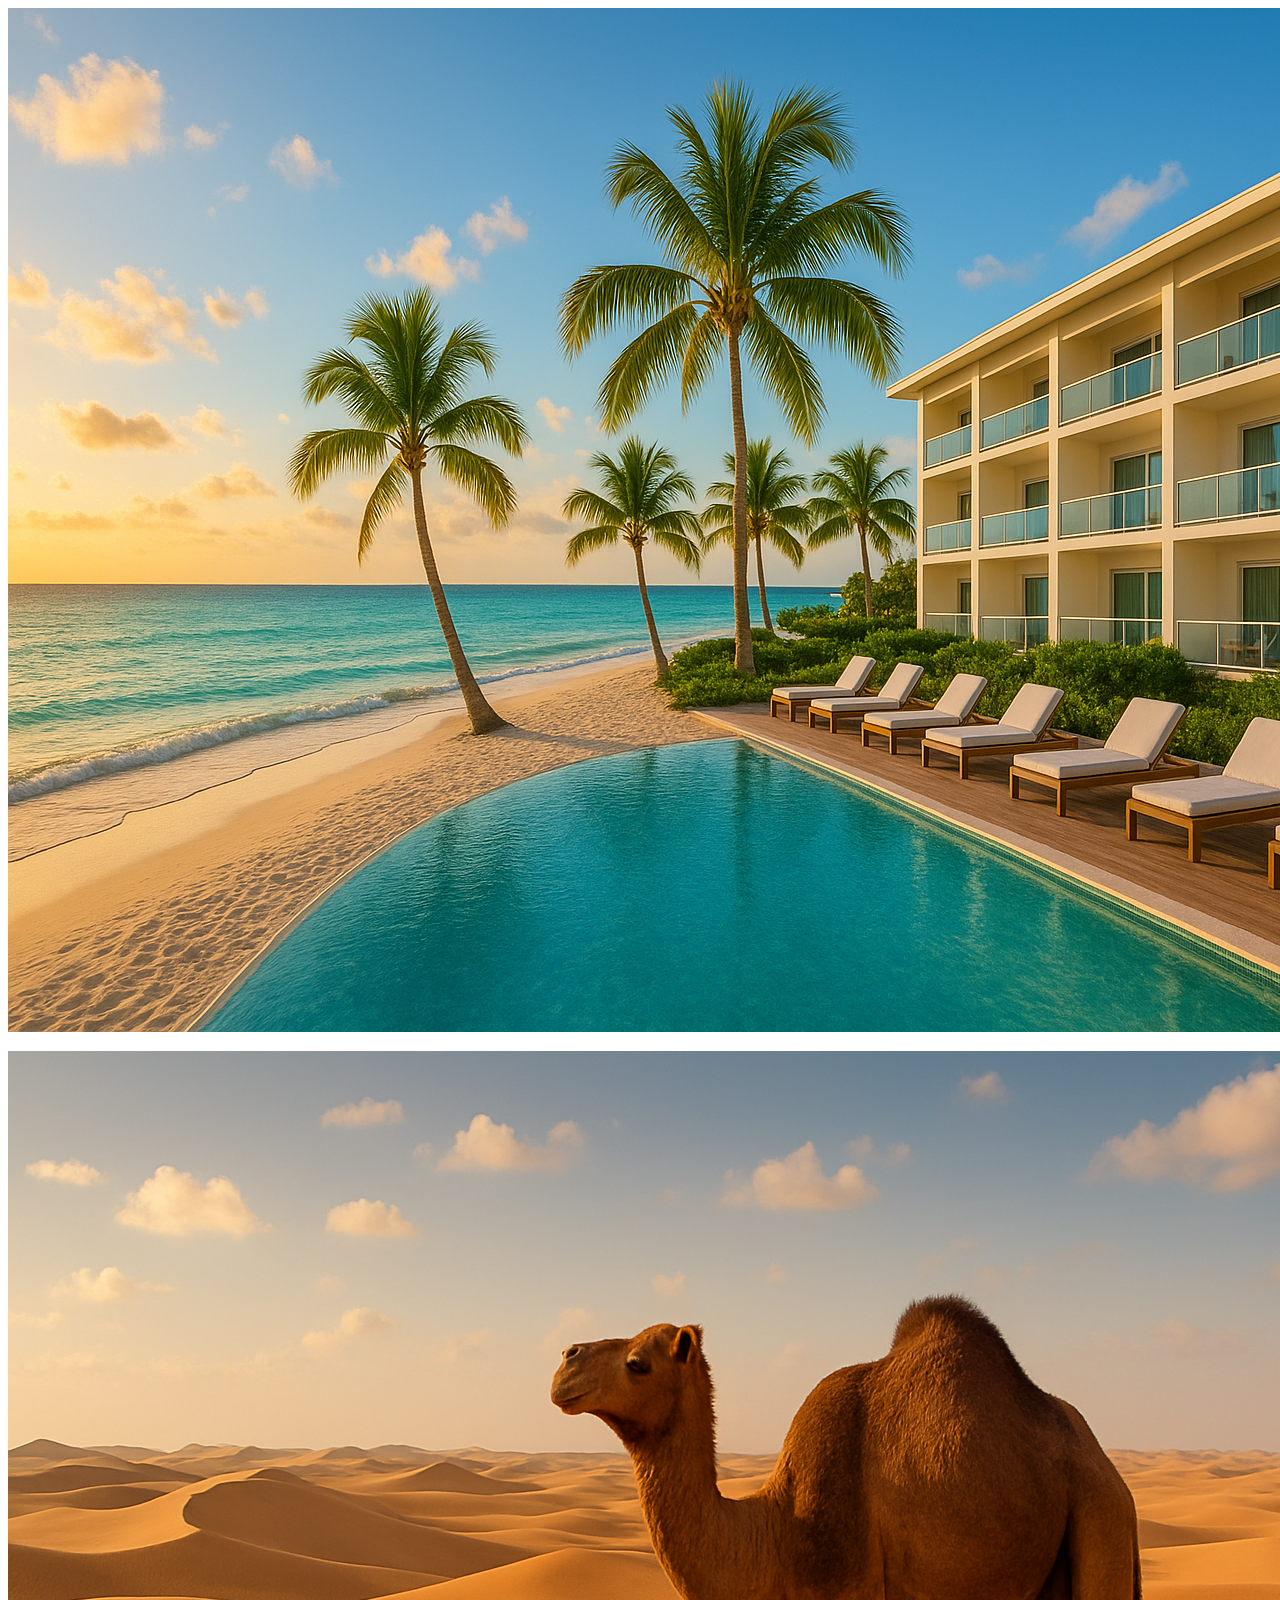
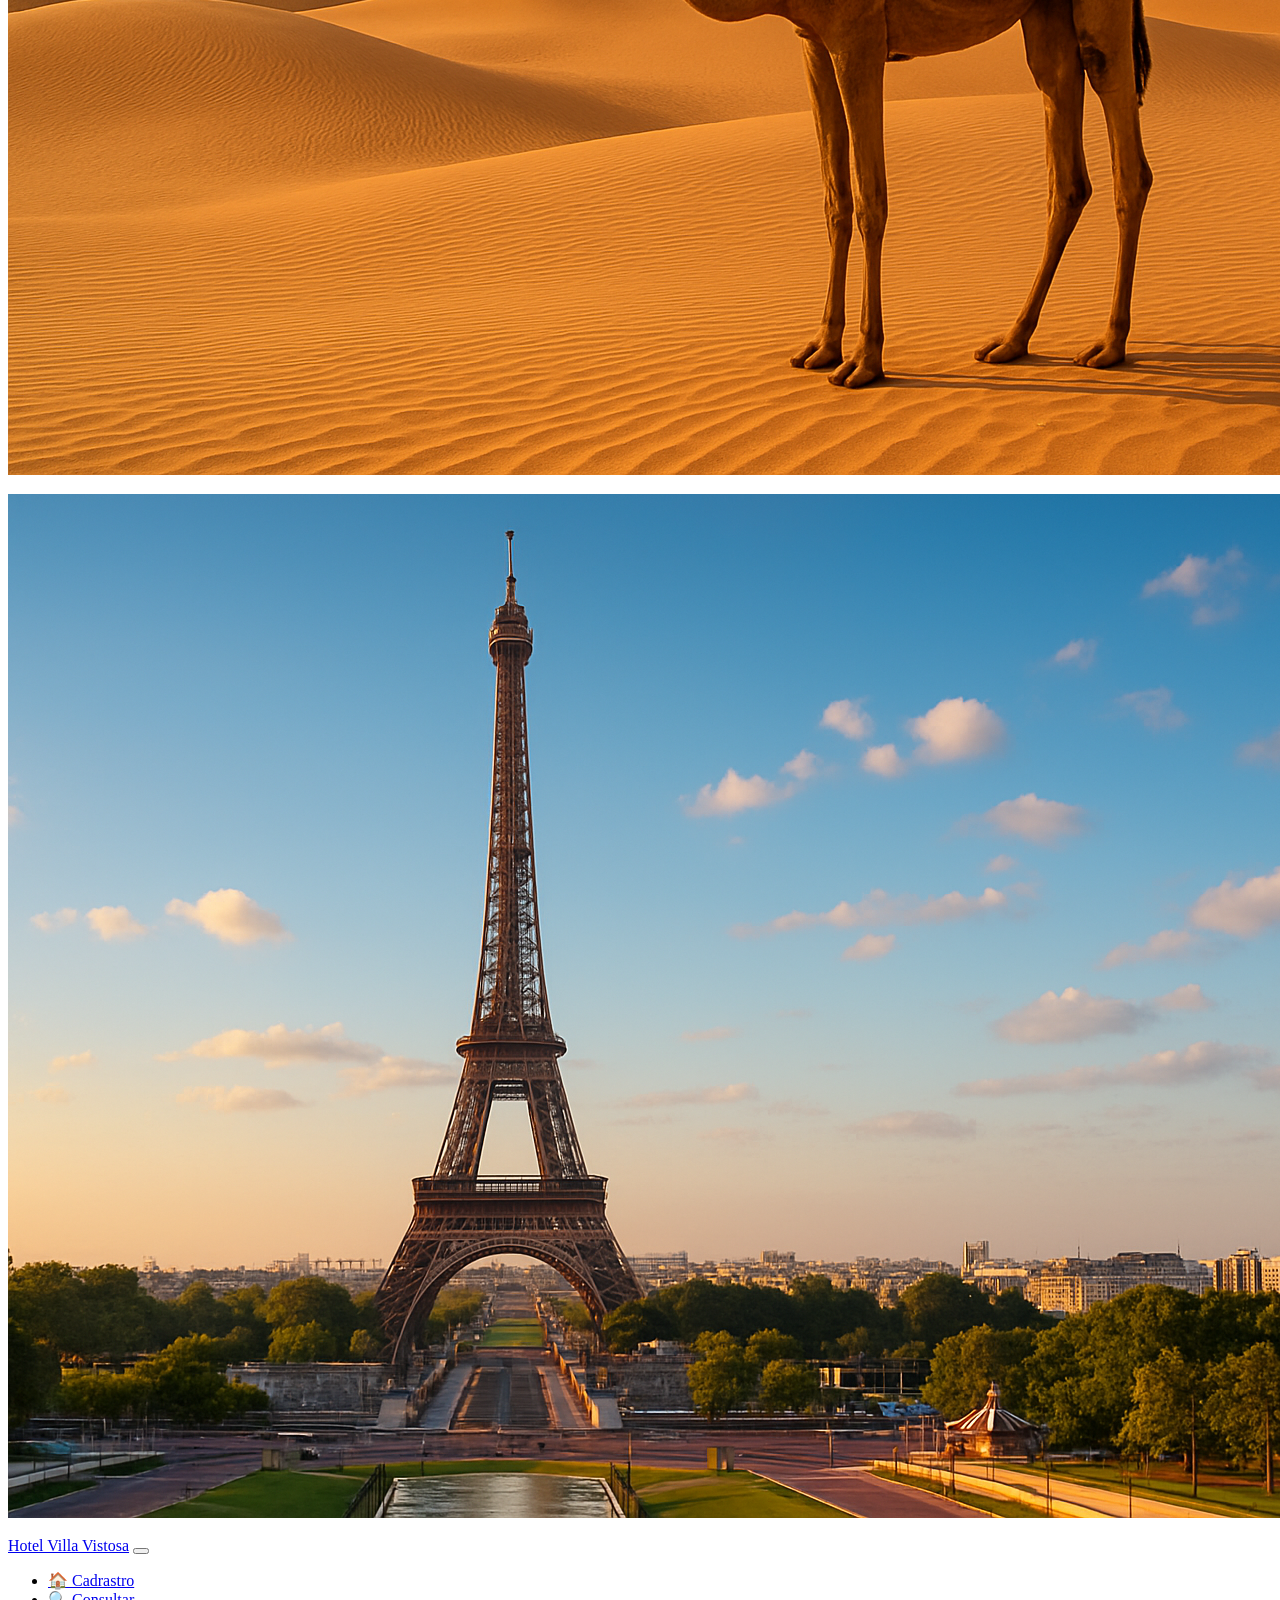
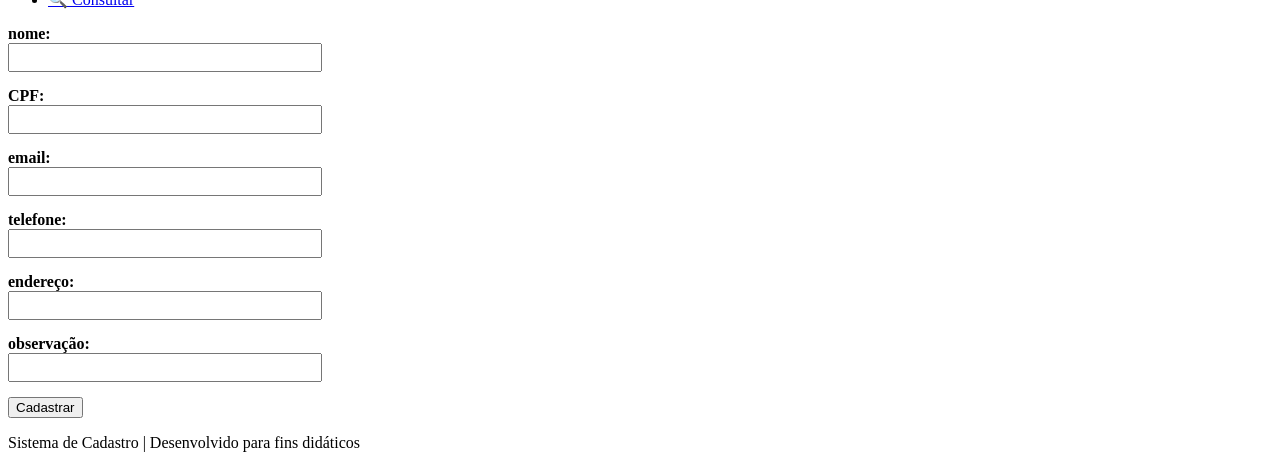
<file: projeto hotel/frontend/index.html>
<!DOCTYPE html>                    <!--DIZ AO COMPILADOR QUE É UM ARQUIVO HTML5-->
<html lang="pt-br">                
<head>                             
    <meta charset="UTF-8">         
    <meta name="viewport" content="width=device-width, initial-scale=1.0">  <!--RESPONSABILIDADE DO SITE-->
    <title>cadastro de clientes</title>
    
    <link href="https://cdn.jsdelivr.net/bootstrap@5.3.0/dist/css/bootstrap.min.css" rell="stylesheet">

    <link rell="stylesheet" href="/static/css/style.css">
    
    <script src="https://cdn.jsdelivr.net/npm/bootstrap@5.3.3/dist/js/bootstrap.bundle.min.js" defer></script>

    <style>
        /* Apenas um estilo básico para organizar */
        div { margin-bottom: 15px; }
        label { display: block; font-weight: bold; }
        input { width: 100%; max-width: 300px; padding: 5px; }
    </style>
</head>
<body>
    <header>
        <div id="carouselExampleIndicados" class="carousel slide" data-bs-ride="carousel">
            <div class="carousel-inner">
                <!-- Primeira imagem(ativa por padrão)-->
                <div class="carousel-item active">
                    <img src="assets/images/banner1.png" class="d-block w-100" alt="banner 1">
                </div>
                <div class="carousel-item">
                    <img src="assets/images/banner2.png" class="d-block w-100" alt="banner 2">
                </div>
                <div class="carousel-item">
                    <img src="assets/images/banner3.png" class="d-block w-100" alt="banner 3">
                </div>
            </div>
        </div>
    </header>

    <nav class="navbar navbar-expand-lg navbar-dark bg-gradient">
        <div class="container-fluid">
          <!-- Logotipo / Nome de hotel -->
           <a class="navbar-brand fw-bold text-white" href="/"> Hotel Villa Vistosa</a>
           <!-- Botão que aparece em telas pequenas-->
            <button class="navbar-toggler" type="button" data-bs-toggle="collapse" data-bs-target="#navbarNav">
                <span></span>
             </button>
             <!-- Intens de navegação-->
              <div id="navbarNav">
                <ul>
                    <li>

                        <a href="/"> 🏠 Cadrastro </a>
                    </li>
                    <li>

                        <a href="/consulta">🔍 Consultar</a>
                    </li>
                </ul>
            </div>
        </div>
    </nav>
   
   
    
   <form id="cadastro">
    <div>
        <div>
            <label> nome: </label>
            <input type="text" name="nome" required>
        </div>
    </div>
    <div>
        <div>
            <label> CPF: </label>
            <input type="text" name="cpf" required>
        </div>
    </div>
    <div>
        <div>
            <label> email: </label>
            <input type="email" name="email" required>
        </div>
    </div>
    <div>
        <div>
            <label> telefone: </label>
            <input type="text" name="telefone" required>
        </div>
    </div>
    <div>
        <div>
            <label> endereço: </label>
            <input type="text" name="endereco" required>
        </div>
    </div>
    <div>
        <div>
            <label> observação: </label>
            <input type="text" name="observacao" required>
        </div>
    </div>
  

    <button type="submit" class="btn-primary">Cadastrar</button>
   </form>

   <div id="mensagem"></div>

   <script src="https://cdn.jsdelivr.net/npm/bootstrap@5.3.0/dist/js/bootstrap.bundle.min.js"></script>

   <scipt src="assets/js/main.js"></scipt>

   <footer class="text-center mt-5 p-3 text-white bg-dark">
      <p> Sistema de Cadastro | Desenvolvido para fins didáticos</p>
   </footer>

</body>
</html>
</file>
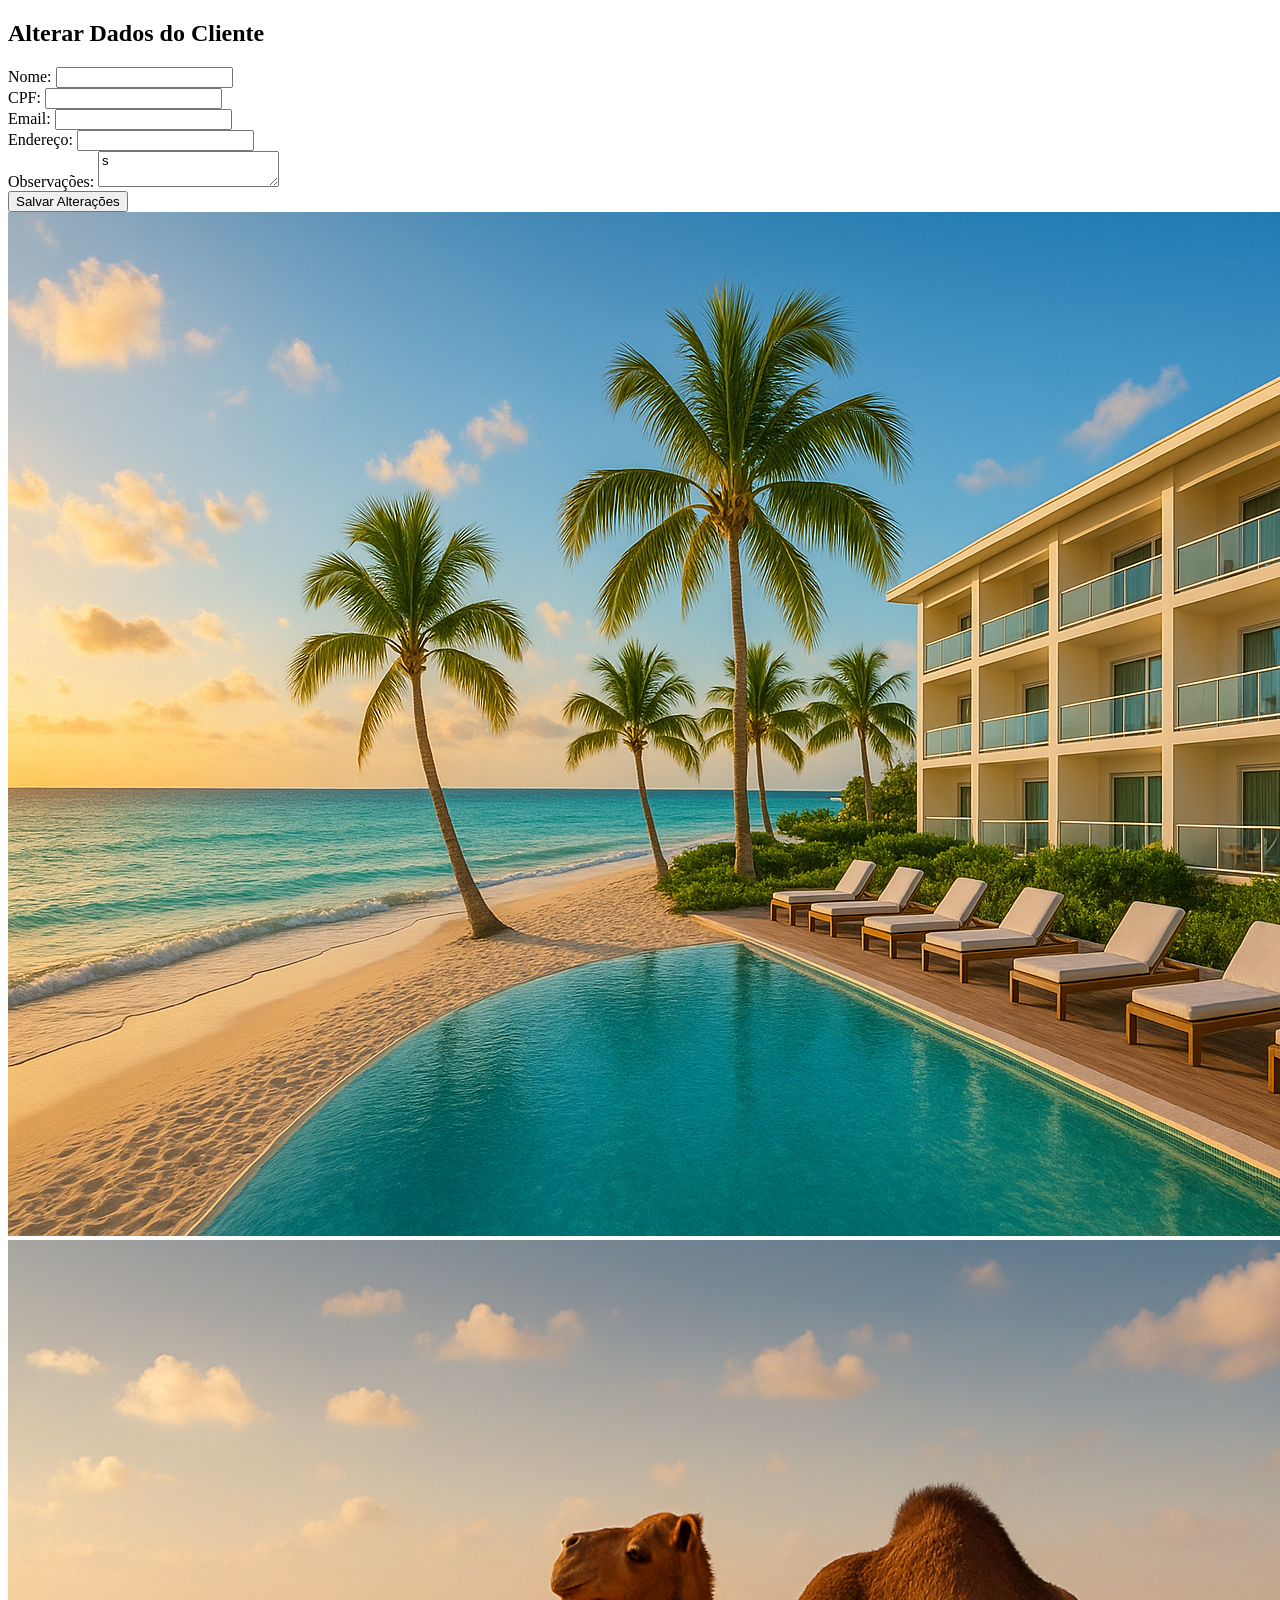
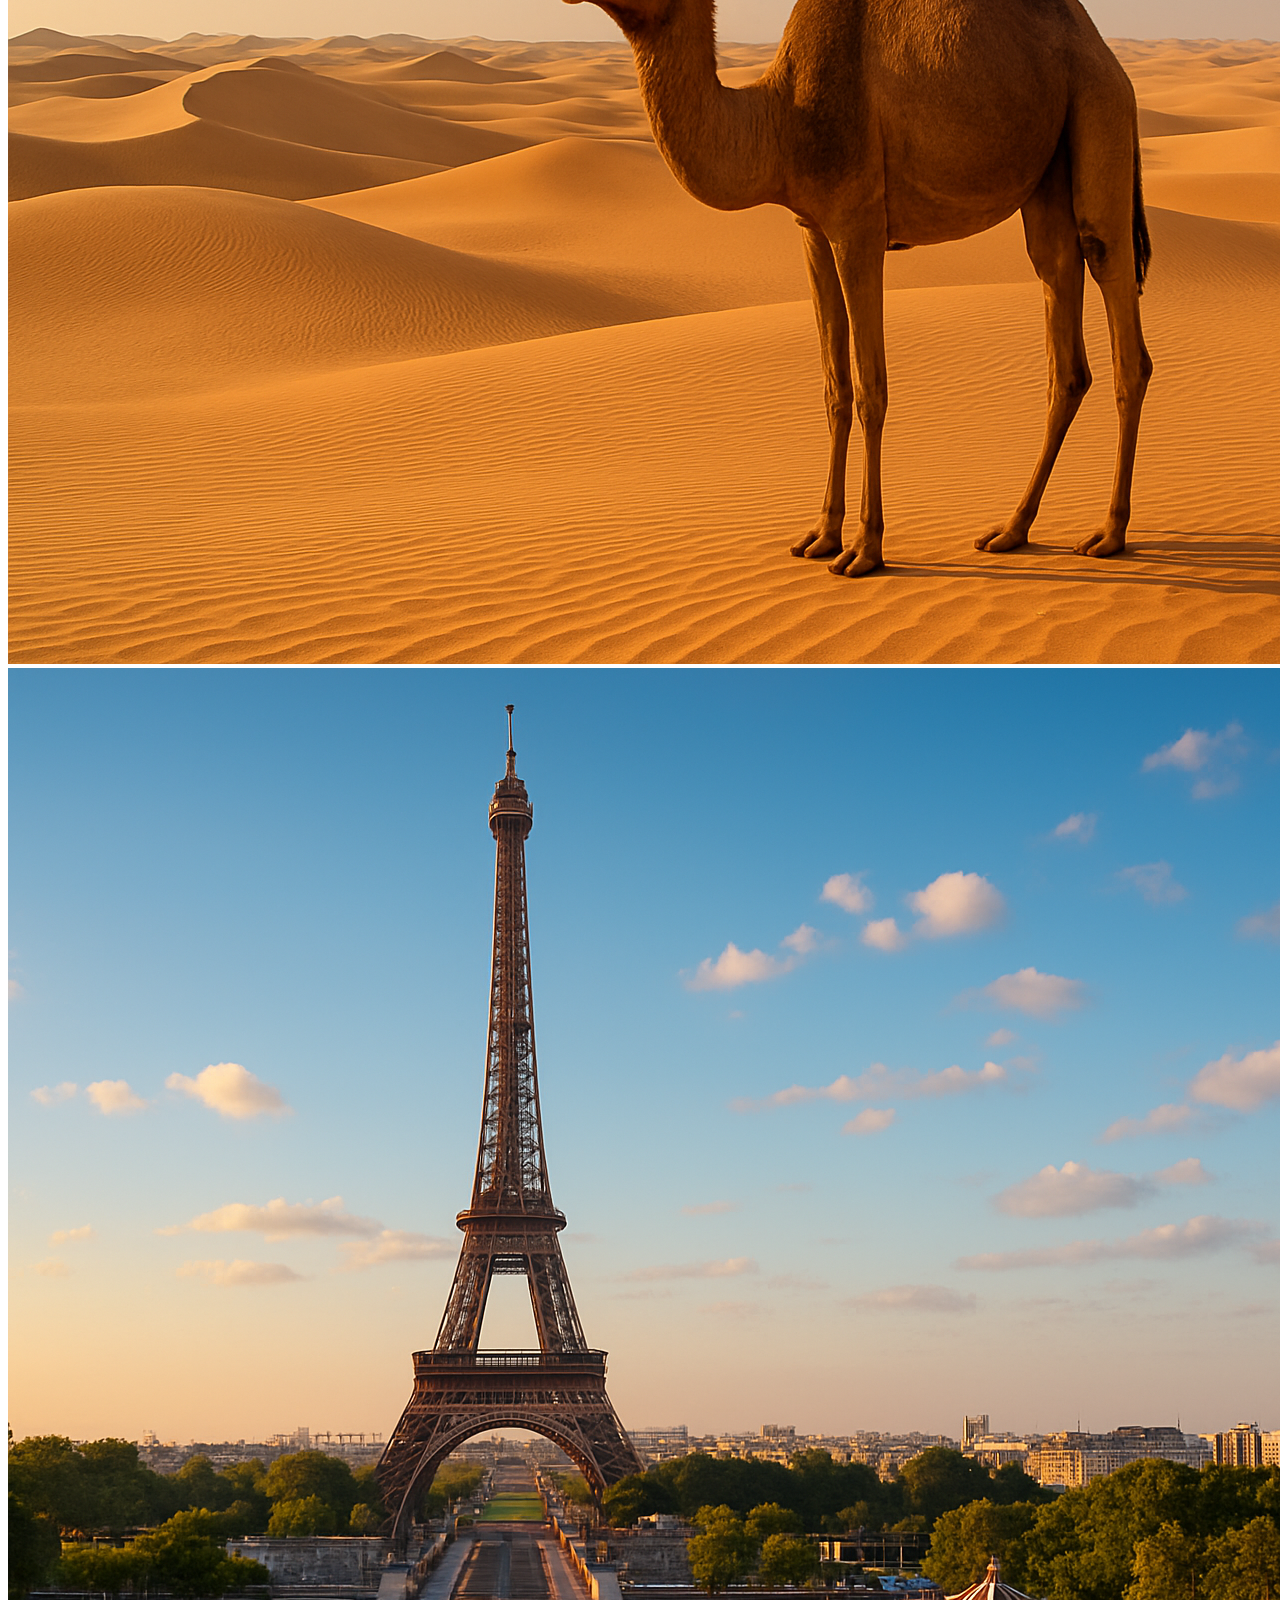
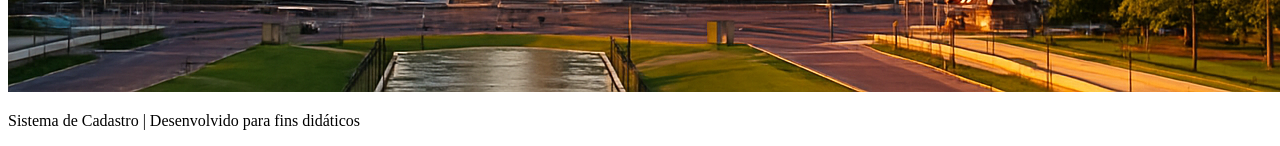
<file: projeto hotel/frontend/alterar.html>
<!DOCTYPE html>                  
<html lang="pt-br">                
<head>                             
    <meta charset="UTF-8">         
    <meta name="viewport" content="width=device-width, initial-scale=1.0">  
    <title>consulta de clientes</title>
     
    <link href="https://cdn.jsdelivr.net/bootstrap@5.3.0/dist/css/bootstrap.min.css" rell="stylesheet">

    <link rell="stylesheet" href="/static/css/style.css">
    
    <script src="https://cdn.jsdelivr.net/npm/bootstrap@5.3.3/dist/js/bootstrap.bundle.min.js" defer></script>

    
</head>
<body>
    
    <div>
        <h2> Alterar Dados do Cliente</h2>
    
        <form type="hidden" id="clienteId">

            <div>
    
                <div>
                    <label>Nome:</label>
                    <input type="text" id="nome" required>
                </div>
    
                <div>
                    <label>CPF:</label>
                    <input type="text" id="cpf" required>
                </div>
    
                <div>
                    <label>Email:</label>
                    <input type="email" id="email" required>
                </div>
    
                <div>
                    <label>Endereço:</label>
                    <input type="text" id="endereco" required>
                </div>
    
                <div>
                    <label>Observações:</label>
                    <textarea id="observacoes">s</textarea>
                </div>
            </div>
    
            <div>
                <button type="submit"> Salvar Alterações</button>
            </div>
        </form>
        <div id="mensagem"></div>
    </div>
    <header>
        <div id="carouselExampleIndicados" class="carousel slide" data-bs-ride="carousel">
            <div class="carousel-inner">
                <!-- Primeira imagem(ativa por padrão)-->
                <div class="carousel-item active">
                    <img src="assets/images/banner1.png" class="d-block w-100" alt="banner 1">
                </div>
                <div class="carousel-item">
                    <img src="assets/images/banner2.png" class="d-block w-100" alt="banner 2">
                </div>
                <div class="carousel-item">
                    <img src="assets/images/banner3.png" class="d-block w-100" alt="banner 3">
                </div>
            </div>
        </div>
    </header>

    <div id="mensagem"></div>

    <script src="https://cdn.jsdelivr.net/npm/bootstrap@5.3.0/dist/js/bootstrap.bundle.min.js"></script>
    <script src="assets/js/main.js"></script>

    <footer class="text-center mt-5 p-3 text-white bg-dark">
        <p> Sistema de Cadastro | Desenvolvido para fins didáticos</p>
    </footer>
</body>
</html>
</file>
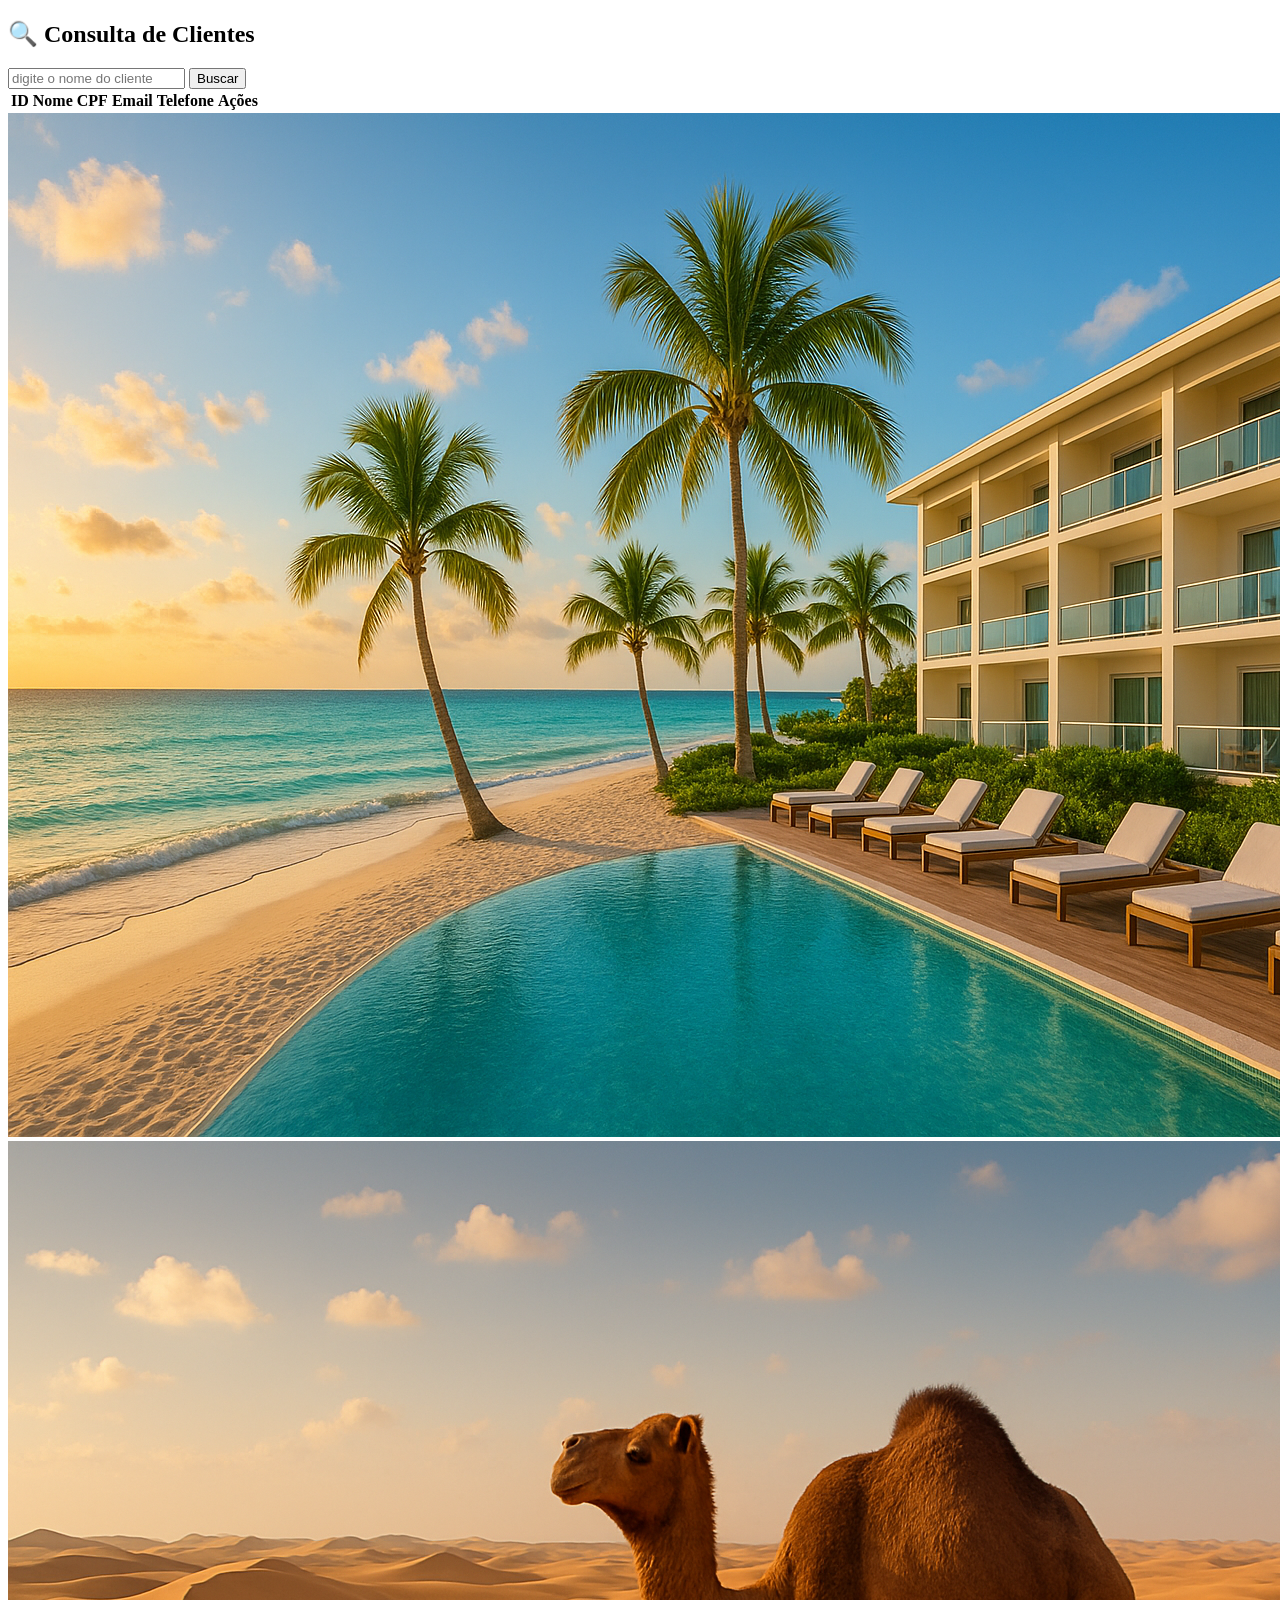
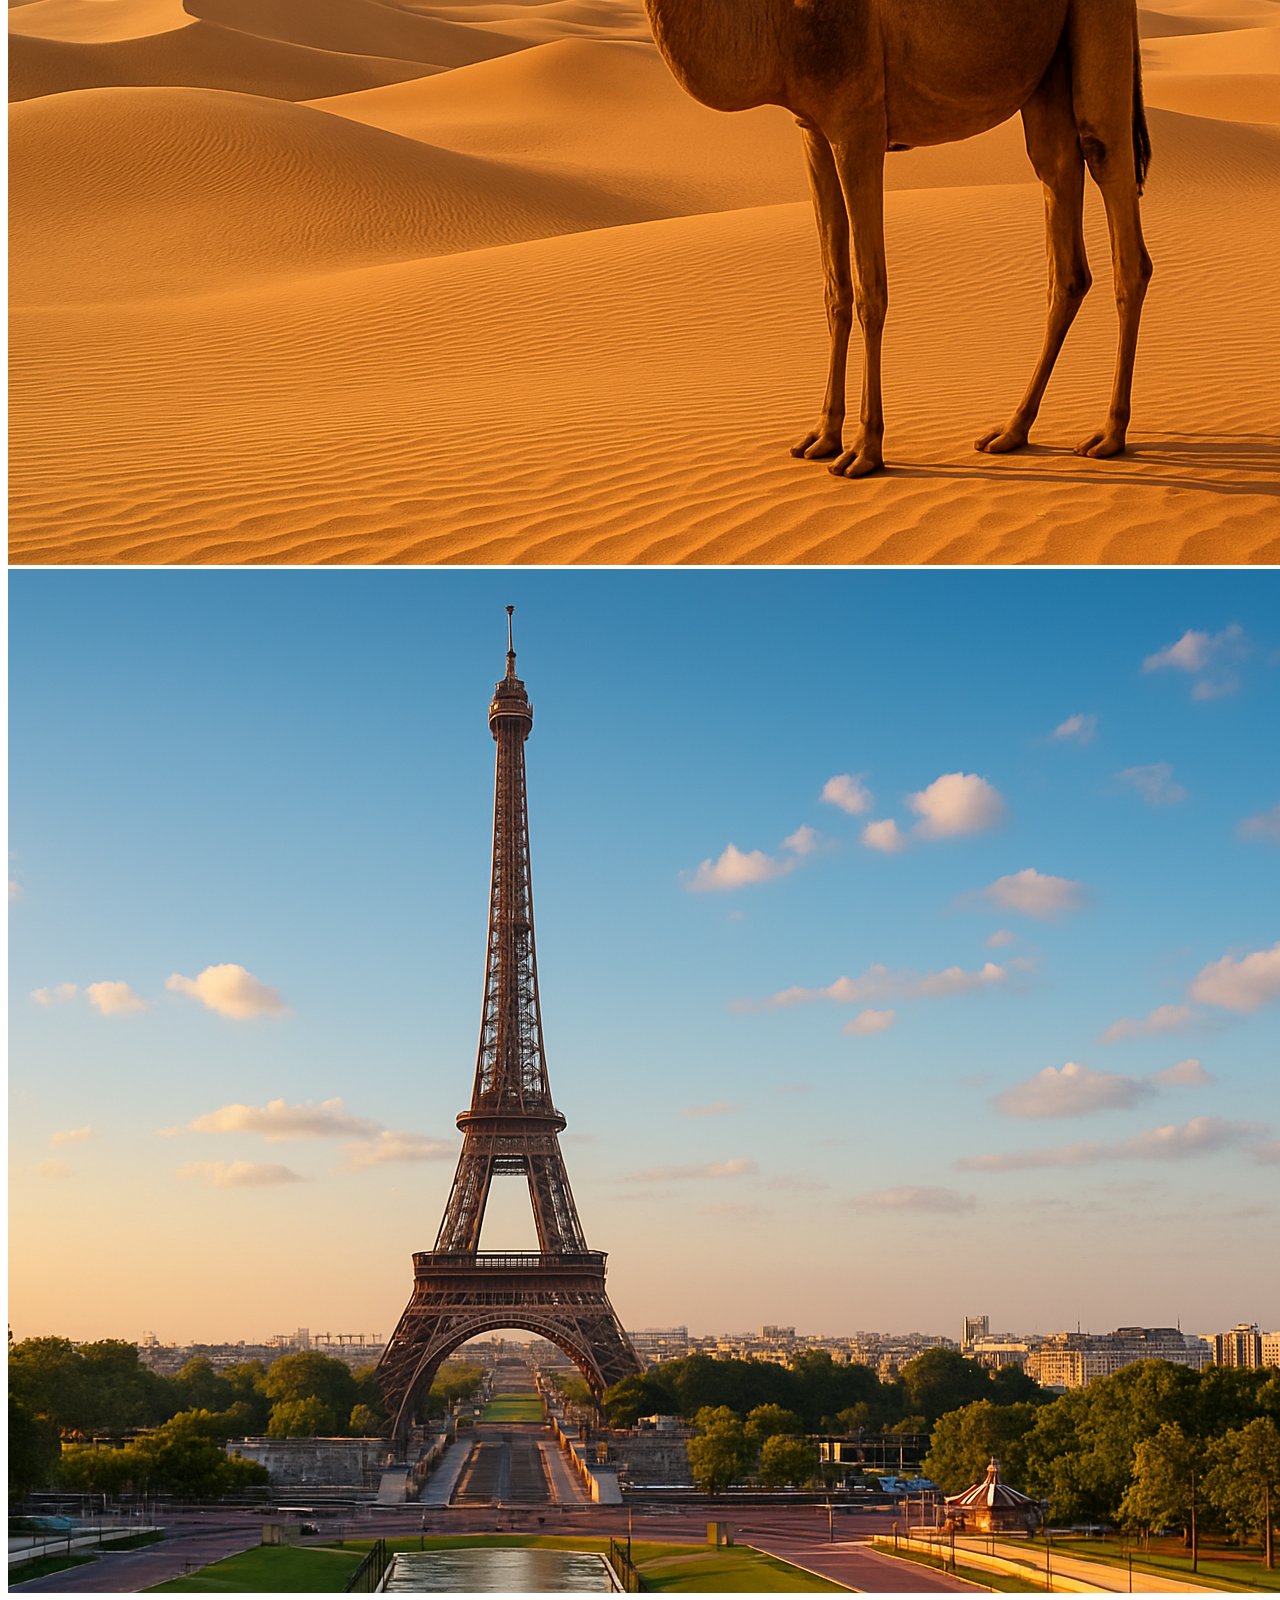
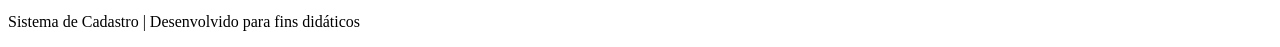
<file: projeto hotel/frontend/consulta.html>
<!DOCTYPE html>                  
<html lang="pt-br">                
<head>                             
    <meta charset="UTF-8">         
    <meta name="viewport" content="width=device-width, initial-scale=1.0">  
    <title>consulta de clientes</title>

    <link rell="stylesheet" href="../static/css/style.css">
    <script src="assets/js/main.js"></script>
    
</head>


<body>
   
   <div>
        <h2>🔍 Consulta de Clientes</h2>
        <div>
            <input type="text" id="campoBusca" placeholder="digite o nome do cliente">
            <button id="btnBuscar">Buscar</button>
        </div>

        <table>
            <thead>
                <tr>
                   <th>ID</th>
                   <th>Nome</th>
                   <th>CPF</th>
                   <th>Email</th>
                   <th>Telefone</th>
                   <th>Ações</th>
                </tr>
            </thead>
            <tbody id="tabelaResultados"></tbody>
        </table>
   </div>
   <header>
        <div id="carouselExampleIndicados" class="carousel slide" data-bs-ride="carousel">
              <div class="carousel-inner">
                <!-- Primeira imagem(ativa por padrão)-->
                 <div class="carousel-item active">
                   <img src="assets/images/banner1.png" class="d-block w-100" alt="banner1">
                </div>
                <div class="carousel-item">
                    <img src="assets/images/banner2.png" class="d-block w-100" alt="banner2">
                </div>
                 <div class="carousel-item">
                   <img src="assets/images/banner3.png" class="d-block w-100" alt="banner3">
                </div>
            </div>
        </div>
    </header>

    <div id="mensagem"></div>

    <script src="https://cdn.jsdelivr.net/npm/bootstrap@5.3.0/dist/js/bootstrap.bundle.min.js"></script>
    <script src="assets/js/main.js"></script>

    <footer class="text-center mt-5 p-3 text-white bg-dark">
        <p> Sistema de Cadastro | Desenvolvido para fins didáticos</p>
    </footer>

</body>
</html>
</file>
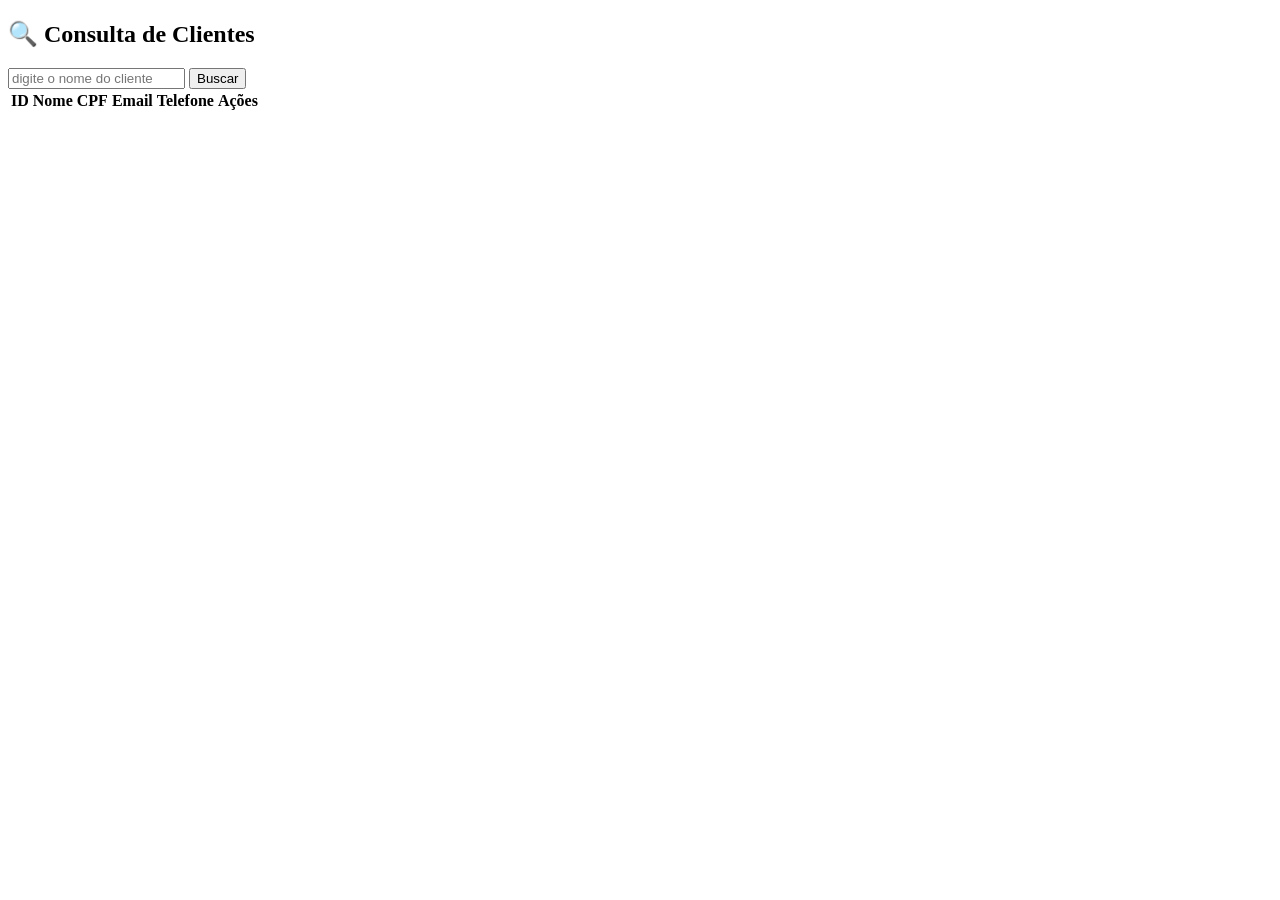
<file: projeto hotel/projeto hotel/frontend/consulta.html>
<!DOCTYPE html>                    <!--DIZ AO COMPILADOR QUE É UM ARQUIVO HTML5-->
<html lang="pt-br">                
<head>                             
    <meta charset="UTF-8">         
    <meta name="viewport" content="width=device-width, initial-scale=1.0">  <!--RESPONSABILIDADE DO SITE-->
    <title>consulta de clientes</title>
    
</head>
<body>
   <div>
        <h2>🔍 Consulta de Clientes</h2>
        <div>
            <input type="text" id="campoBusca" placeholder="digite o nome do cliente">
            <button id="btnBuscar">Buscar</button>
        </div>

        <table>
            <thead>
                <tr>
                   <th>ID</th>
                   <th>Nome</th>
                   <th>CPF</th>
                   <th>Email</th>
                   <th>Telefone</th>
                   <th>Ações</th>
                </tr>
            </thead>
            <tbody id="tabelaResultados"></tbody>
        </table>
   </div>
<script src="assets/js/main.js"></script>

</body>
</html>
</file>
<file: projeto hotel/static/css/style.css>
carousel img { 
   height: 300px;
   object-fit: cover;
}

body {
   background: linear-gradient(135deg, #00c2c7, #0077b6);
   color: #000;
   font-family: 'segoe UI' Tahoma, sans-serif;

}

form {
   background-color: #ffffffcc;
   border-radius: 15px;
}

.btn-primary {
   background-color: #0077b6;
   border-color: #005f8a;
}
.btn-primary:hover {
   background-color: #ff0000;
   border-color: #880000;
}

footer {
   background-color: #000;
   color: #fff;
}

.bg-gradient {
   background: linear-gradient(90deg, #006d77, #00b4d8);
   box-shadow: 0px 4px 8px,rgba(0, 0, 0, 0.3);
}

.navbar-brand {
   font-family: 'poppins', sans-serif;
   font-size: 1.5rem;
   letter-spacing: 1px;
   text-shadow: 1px 1px 2px rgba(0, 0, 0, 0.4);
}

.nav-link {
   font-size: 1.1rem;
   margin: 0 10px;
   transition: 0.3;
}

.nav-link:hover {
   color: #fffae6 !important;
   text-shadow: 0px 0px 6px rgba(255, 255, 255, 0.7);
}

.navbar {
   position: sticky;
   top: 0;

   z-index: 1000;

   opacity: 0.95;

   backdrop-filter: blur(6px);
}

#snowCanvas {
   position: fixed;

   top: 0;
   left: 0;

   pointer-events: none;

   z-index: 9999;
}
</file>
